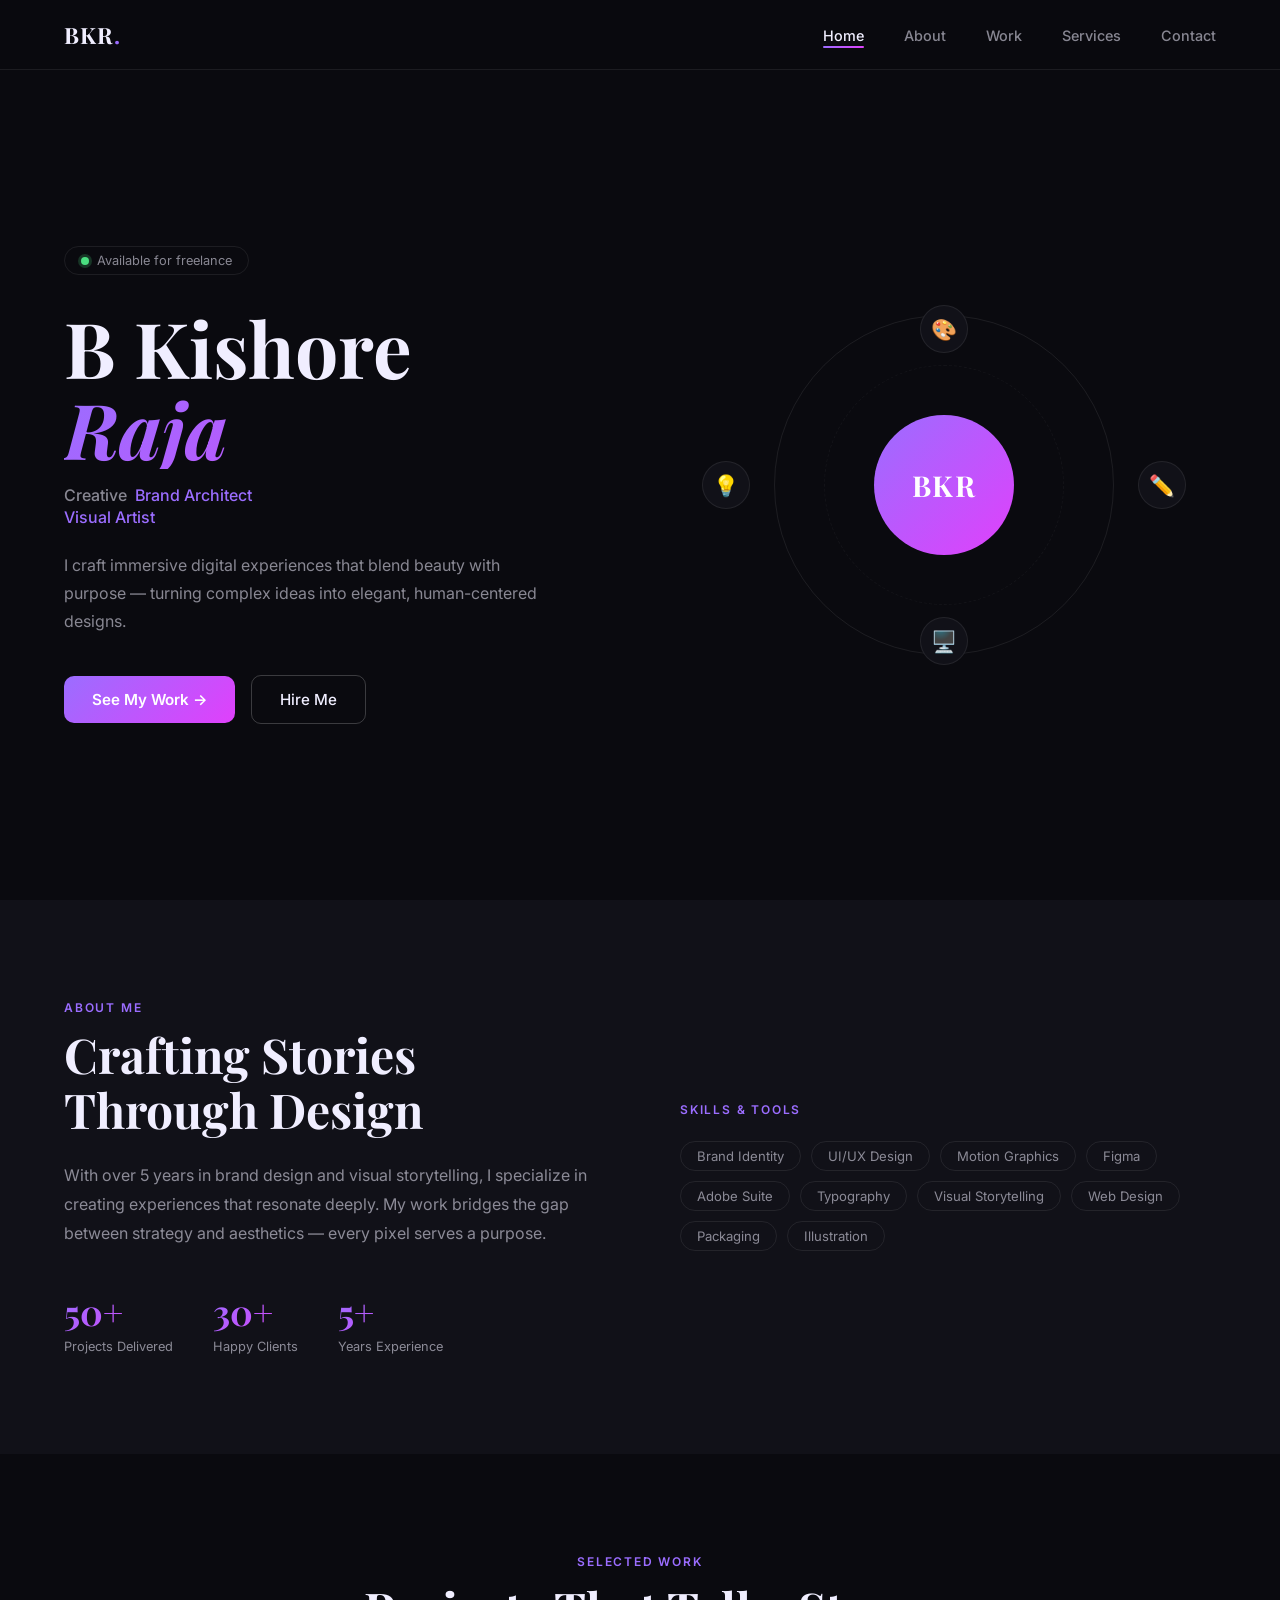
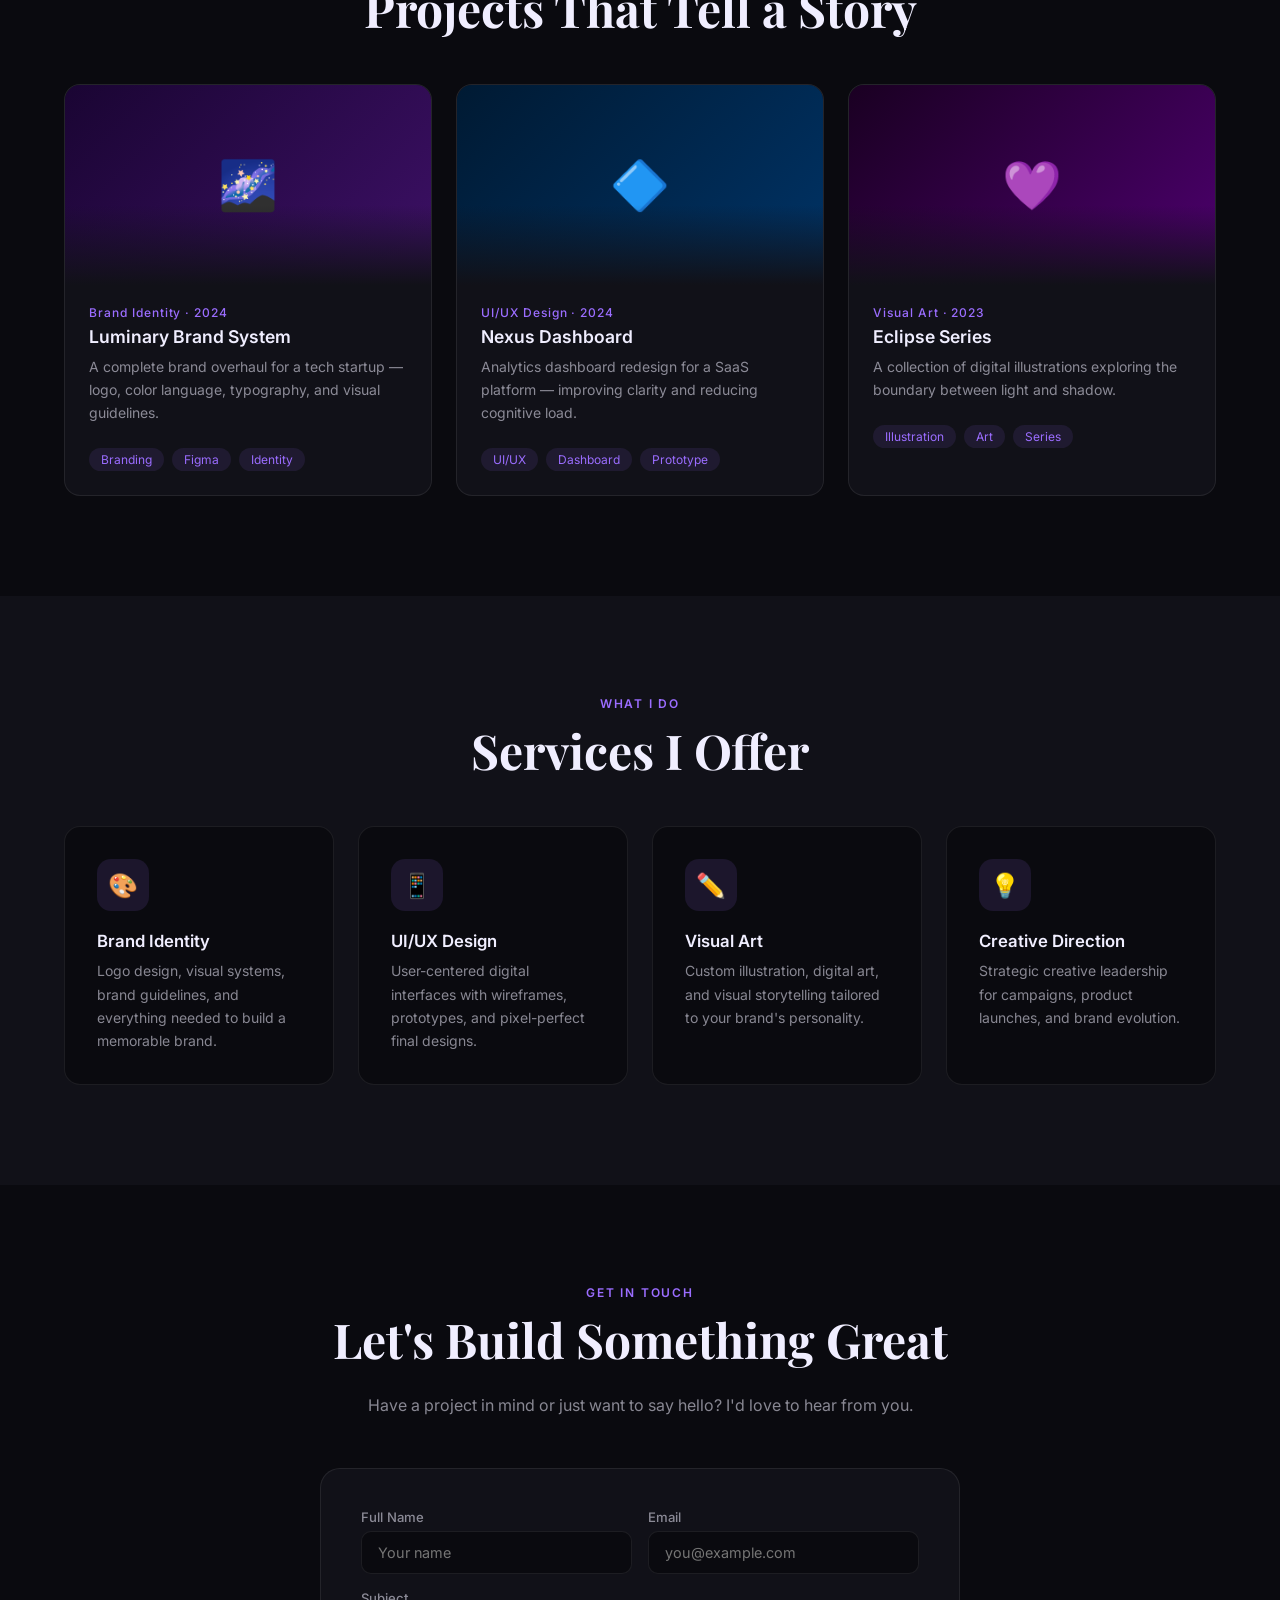
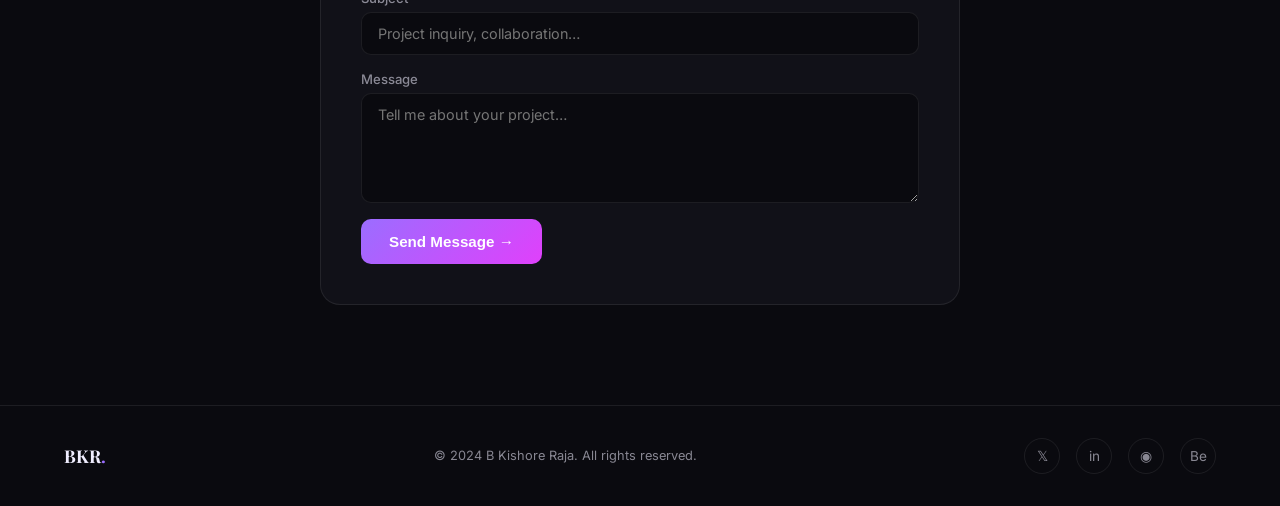
<file: index.html>
<!DOCTYPE html>
<html lang="en">
<head>
<meta charset="UTF-8">
<meta name="viewport" content="width=device-width, initial-scale=1.0">
<title>B Kishore Raja — Creative Brand Architect</title>
<link href="https://fonts.googleapis.com/css2?family=Playfair+Display:ital,wght@0,700;1,700&family=Inter:wght@300;400;500;600&display=swap" rel="stylesheet">
<style>
  *, *::before, *::after { margin: 0; padding: 0; box-sizing: border-box; }

  :root {
    --bg: #0a0a0f;
    --surface: #111118;
    --border: rgba(255,255,255,0.08);
    --text: #f0eeff;
    --muted: rgba(240,238,255,0.55);
    --purple: #9b6dff;
    --pink: #e040fb;
    --gradient: linear-gradient(135deg, #9b6dff 0%, #e040fb 100%);
    --nav-h: 70px;
  }

  html { scroll-behavior: smooth; }

  body {
    background: var(--bg);
    color: var(--text);
    font-family: 'Inter', sans-serif;
    overflow-x: hidden;
  }

  /* ── NAV ── */
  nav {
    position: fixed; top: 0; left: 0; right: 0; z-index: 100;
    height: var(--nav-h);
    display: flex; align-items: center; justify-content: space-between;
    padding: 0 5%;
    background: rgba(10,10,15,0.85);
    backdrop-filter: blur(12px);
    border-bottom: 1px solid var(--border);
  }

  .logo {
    font-family: 'Playfair Display', serif;
    font-size: 1.4rem;
    font-weight: 700;
    letter-spacing: 0.05em;
  }
  .logo span { color: var(--purple); }

  .nav-links { display: flex; gap: 2.5rem; list-style: none; }
  .nav-links a {
    text-decoration: none; color: var(--muted);
    font-size: 0.9rem; font-weight: 500;
    transition: color 0.25s;
    position: relative;
  }
  .nav-links a.active,
  .nav-links a:hover { color: var(--text); }
  .nav-links a.active::after {
    content: '';
    position: absolute; bottom: -4px; left: 0; right: 0; height: 2px;
    background: var(--gradient); border-radius: 2px;
  }

  /* ── HERO ── */
  #home {
    min-height: 100vh;
    display: flex; align-items: center;
    padding: var(--nav-h) 5% 0;
    position: relative; overflow: hidden;
  }

  .hero-grid {
    display: grid;
    grid-template-columns: 1fr 1fr;
    gap: 4rem;
    align-items: center;
    width: 100%; max-width: 1280px; margin: 0 auto;
  }

  .badge {
    display: inline-flex; align-items: center; gap: 8px;
    padding: 6px 16px;
    border: 1px solid var(--border);
    border-radius: 100px;
    font-size: 0.8rem; color: var(--muted);
    margin-bottom: 2rem;
  }
  .badge-dot {
    width: 8px; height: 8px; border-radius: 50%;
    background: #4ade80;
    box-shadow: 0 0 0 3px rgba(74,222,128,0.2);
    animation: pulse 2s infinite;
  }
  @keyframes pulse {
    0%,100% { box-shadow: 0 0 0 3px rgba(74,222,128,0.2); }
    50% { box-shadow: 0 0 0 6px rgba(74,222,128,0.05); }
  }

  .hero-title {
    font-family: 'Playfair Display', serif;
    line-height: 1.05;
    margin-bottom: 0.3rem;
  }
  .hero-title .name-first {
    font-size: clamp(3rem, 6vw, 5rem);
    display: block; color: var(--text);
  }
  .hero-title .name-last {
    font-size: clamp(3rem, 6vw, 5rem);
    display: block;
    font-style: italic;
    background: var(--gradient);
    -webkit-background-clip: text;
    -webkit-text-fill-color: transparent;
    background-clip: text;
  }

  .hero-roles {
    margin: 1rem 0 1.5rem;
    display: flex; flex-direction: column; gap: 2px;
  }
  .role-line {
    display: flex; align-items: center; gap: 8px;
    font-size: 1rem; font-weight: 500;
  }
  .role-line .prefix { color: var(--muted); }
  .role-label { color: var(--purple); }

  .hero-bio {
    color: var(--muted); font-size: 1rem; line-height: 1.75;
    max-width: 480px; margin-bottom: 2.5rem;
  }

  .cta-group { display: flex; gap: 1rem; align-items: center; flex-wrap: wrap; }

  .btn-primary {
    display: inline-flex; align-items: center; gap: 8px;
    padding: 14px 28px;
    background: var(--gradient); color: #fff;
    border: none; border-radius: 10px;
    font-size: 0.95rem; font-weight: 600; cursor: pointer;
    text-decoration: none;
    transition: opacity 0.2s, transform 0.2s;
  }
  .btn-primary:hover { opacity: 0.88; transform: translateY(-1px); }

  .btn-outline {
    display: inline-flex; align-items: center; gap: 8px;
    padding: 14px 28px;
    background: transparent; color: var(--text);
    border: 1px solid rgba(255,255,255,0.2); border-radius: 10px;
    font-size: 0.95rem; font-weight: 500; cursor: pointer;
    text-decoration: none;
    transition: border-color 0.2s, background 0.2s;
  }
  .btn-outline:hover { border-color: var(--purple); background: rgba(155,109,255,0.08); }

  /* ── HERO VISUAL ── */
  .hero-visual {
    display: flex; align-items: center; justify-content: center;
    position: relative; height: 420px;
  }

  .orbit-ring {
    position: absolute;
    border-radius: 50%;
    border: 1px solid var(--border);
  }
  .ring-1 { width: 340px; height: 340px; }
  .ring-2 { width: 240px; height: 240px; border-style: dashed; opacity: 0.5; }

  .avatar-core {
    width: 140px; height: 140px; border-radius: 50%;
    background: var(--gradient);
    display: flex; align-items: center; justify-content: center;
    position: relative; z-index: 2;
  }
  .avatar-core span {
    font-family: 'Playfair Display', serif;
    font-size: 1.8rem; font-weight: 700; color: #fff;
    letter-spacing: 0.05em;
  }

  .orbit-icon {
    position: absolute;
    width: 48px; height: 48px; border-radius: 50%;
    background: var(--surface);
    border: 1px solid var(--border);
    display: flex; align-items: center; justify-content: center;
    font-size: 1.3rem; z-index: 3;
  }
  .icon-top    { top: 30px;  left: 50%; transform: translateX(-50%); }
  .icon-right  { right: 30px; top: 50%; transform: translateY(-50%); }
  .icon-bottom { bottom: 30px; left: 50%; transform: translateX(-50%); }
  .icon-left   { left: 30px;  top: 50%; transform: translateY(-50%); }

  /* ── SECTION BASE ── */
  section { padding: 100px 5%; }
  .section-inner { max-width: 1280px; margin: 0 auto; }

  .eyebrow {
    font-size: 0.75rem; font-weight: 600; letter-spacing: 0.15em;
    text-transform: uppercase; color: var(--purple);
    margin-bottom: 12px;
  }
  .section-title {
    font-family: 'Playfair Display', serif;
    font-size: clamp(2rem, 4vw, 3rem);
    font-weight: 700; line-height: 1.15;
    margin-bottom: 1.5rem;
  }
  .section-body { color: var(--muted); font-size: 1rem; line-height: 1.8; max-width: 560px; }

  /* ── ABOUT ── */
  #about { background: var(--surface); }
  .about-grid { display: grid; grid-template-columns: 1fr 1fr; gap: 5rem; align-items: center; }

  .stat-row { display: flex; gap: 2.5rem; margin-top: 2.5rem; flex-wrap: wrap; }
  .stat { display: flex; flex-direction: column; gap: 4px; }
  .stat-num {
    font-family: 'Playfair Display', serif;
    font-size: 2.2rem; font-weight: 700;
    background: var(--gradient);
    -webkit-background-clip: text; -webkit-text-fill-color: transparent; background-clip: text;
  }
  .stat-label { font-size: 0.8rem; color: var(--muted); }

  .skill-tags { display: flex; flex-wrap: wrap; gap: 10px; margin-top: 1.5rem; }
  .tag {
    padding: 6px 16px;
    border: 1px solid var(--border);
    border-radius: 100px;
    font-size: 0.82rem; color: var(--muted);
    transition: border-color 0.2s, color 0.2s;
  }
  .tag:hover { border-color: var(--purple); color: var(--purple); }

  /* ── WORK ── */
  #work .projects-grid { display: grid; grid-template-columns: repeat(auto-fit, minmax(300px, 1fr)); gap: 1.5rem; margin-top: 3rem; }

  .project-card {
    background: var(--surface);
    border: 1px solid var(--border);
    border-radius: 16px; overflow: hidden;
    transition: border-color 0.25s, transform 0.25s;
  }
  .project-card:hover { border-color: rgba(155,109,255,0.4); transform: translateY(-4px); }

  .project-thumb {
    height: 200px;
    display: flex; align-items: center; justify-content: center;
    font-size: 3rem;
    position: relative; overflow: hidden;
  }
  .project-thumb::after {
    content: '';
    position: absolute; inset: 0;
    background: linear-gradient(to bottom, transparent 60%, var(--surface));
  }

  .thumb-1 { background: linear-gradient(135deg, #1a0533, #3d1066); }
  .thumb-2 { background: linear-gradient(135deg, #001a33, #003366); }
  .thumb-3 { background: linear-gradient(135deg, #1a0022, #4d006e); }

  .project-body { padding: 1.25rem 1.5rem 1.5rem; }
  .project-meta { font-size: 0.75rem; color: var(--purple); font-weight: 500; margin-bottom: 6px; letter-spacing: 0.08em; }
  .project-name { font-size: 1.1rem; font-weight: 600; margin-bottom: 8px; }
  .project-desc { font-size: 0.875rem; color: var(--muted); line-height: 1.65; }

  .project-footer {
    display: flex; gap: 8px; flex-wrap: wrap;
    padding: 0 1.5rem 1.5rem;
  }
  .chip {
    padding: 4px 12px;
    background: rgba(155,109,255,0.1);
    border-radius: 100px;
    font-size: 0.75rem; color: var(--purple);
  }

  /* ── SERVICES ── */
  #services { background: var(--surface); }
  .services-grid { display: grid; grid-template-columns: repeat(auto-fit, minmax(240px, 1fr)); gap: 1.5rem; margin-top: 3rem; }

  .service-card {
    background: var(--bg);
    border: 1px solid var(--border);
    border-radius: 16px; padding: 2rem;
    transition: border-color 0.25s;
  }
  .service-card:hover { border-color: rgba(155,109,255,0.35); }

  .service-icon {
    width: 52px; height: 52px; border-radius: 14px;
    background: rgba(155,109,255,0.12);
    display: flex; align-items: center; justify-content: center;
    font-size: 1.5rem; margin-bottom: 1.25rem;
  }
  .service-name { font-size: 1.05rem; font-weight: 600; margin-bottom: 8px; }
  .service-desc { font-size: 0.875rem; color: var(--muted); line-height: 1.65; }

  /* ── CONTACT ── */
  #contact { text-align: center; }
  .contact-inner { max-width: 640px; margin: 0 auto; }
  .contact-inner .section-body { margin: 0 auto 2.5rem; }

  .contact-card {
    background: var(--surface);
    border: 1px solid var(--border);
    border-radius: 20px; padding: 2.5rem;
    text-align: left; margin-top: 3rem;
  }
  .contact-card form { display: flex; flex-direction: column; gap: 1rem; }

  .field { display: flex; flex-direction: column; gap: 6px; }
  .field label { font-size: 0.82rem; color: var(--muted); font-weight: 500; }
  .field input, .field textarea {
    background: var(--bg);
    border: 1px solid var(--border);
    border-radius: 10px;
    color: var(--text); font-family: 'Inter', sans-serif; font-size: 0.9rem;
    padding: 12px 16px;
    outline: none; resize: vertical;
    transition: border-color 0.2s;
  }
  .field input:focus, .field textarea:focus { border-color: var(--purple); }
  .field textarea { min-height: 110px; }

  .form-row { display: grid; grid-template-columns: 1fr 1fr; gap: 1rem; }

  /* ── FOOTER ── */
  footer {
    padding: 2rem 5%;
    border-top: 1px solid var(--border);
    display: flex; justify-content: space-between; align-items: center;
    flex-wrap: wrap; gap: 1rem;
  }
  .footer-logo {
    font-family: 'Playfair Display', serif; font-size: 1.1rem; font-weight: 700;
  }
  .footer-logo span { color: var(--purple); }
  footer p { font-size: 0.8rem; color: var(--muted); }

  .social-links { display: flex; gap: 1rem; }
  .social-links a {
    width: 36px; height: 36px; border-radius: 50%;
    border: 1px solid var(--border);
    display: flex; align-items: center; justify-content: center;
    color: var(--muted); text-decoration: none; font-size: 0.85rem;
    transition: border-color 0.2s, color 0.2s;
  }
  .social-links a:hover { border-color: var(--purple); color: var(--purple); }

  /* ── RESPONSIVE ── */
  @media (max-width: 768px) {
    .hero-grid, .about-grid { grid-template-columns: 1fr; }
    .hero-visual { display: none; }
    .form-row { grid-template-columns: 1fr; }
    nav { padding: 0 1.2rem; }
    .nav-links { gap: 1.2rem; }
    section { padding: 70px 5%; }
  }

  /* ── SCROLL REVEAL ── */
  .reveal { opacity: 0; transform: translateY(30px); transition: opacity 0.6s ease, transform 0.6s ease; }
  .reveal.visible { opacity: 1; transform: none; }
</style>
</head>
<body>

<!-- NAV -->
<nav>
  <div class="logo">BKR<span>.</span></div>
  <ul class="nav-links">
    <li><a href="#home" class="active">Home</a></li>
    <li><a href="#about">About</a></li>
    <li><a href="#work">Work</a></li>
    <li><a href="#services">Services</a></li>
    <li><a href="#contact">Contact</a></li>
  </ul>
</nav>

<!-- HERO -->
<section id="home">
  <div class="hero-grid">
    <div class="hero-content">
      <div class="badge reveal">
        <span class="badge-dot"></span>
        Available for freelance
      </div>

      <h1 class="hero-title reveal">
        <span class="name-first">B Kishore</span>
        <span class="name-last">Raja</span>
      </h1>

      <div class="hero-roles reveal">
        <div class="role-line">
          <span class="prefix">Creative</span>
          <span class="role-label">Brand Architect</span>
        </div>
        <div class="role-line">
          <span class="role-label">Visual Artist</span>
        </div>
      </div>

      <p class="hero-bio reveal">
        I craft immersive digital experiences that blend beauty with purpose —
        turning complex ideas into elegant, human-centered designs.
      </p>

      <div class="cta-group reveal">
        <a href="#work" class="btn-primary">See My Work →</a>
        <a href="#contact" class="btn-outline">Hire Me</a>
      </div>
    </div>

    <div class="hero-visual reveal">
      <div class="orbit-ring ring-1"></div>
      <div class="orbit-ring ring-2"></div>
      <div class="avatar-core"><span>BKR</span></div>
      <div class="orbit-icon icon-top">🎨</div>
      <div class="orbit-icon icon-right">✏️</div>
      <div class="orbit-icon icon-bottom">🖥️</div>
      <div class="orbit-icon icon-left">💡</div>
    </div>
  </div>
</section>

<!-- ABOUT -->
<section id="about">
  <div class="section-inner about-grid">
    <div class="reveal">
      <p class="eyebrow">About Me</p>
      <h2 class="section-title">Crafting Stories Through Design</h2>
      <p class="section-body">
        With over 5 years in brand design and visual storytelling, I specialize in creating experiences that resonate deeply. My work bridges the gap between strategy and aesthetics — every pixel serves a purpose.
      </p>
      <div class="stat-row">
        <div class="stat"><span class="stat-num">50+</span><span class="stat-label">Projects Delivered</span></div>
        <div class="stat"><span class="stat-num">30+</span><span class="stat-label">Happy Clients</span></div>
        <div class="stat"><span class="stat-num">5+</span><span class="stat-label">Years Experience</span></div>
      </div>
    </div>
    <div class="reveal">
      <p class="eyebrow">Skills & Tools</p>
      <div class="skill-tags">
        <span class="tag">Brand Identity</span>
        <span class="tag">UI/UX Design</span>
        <span class="tag">Motion Graphics</span>
        <span class="tag">Figma</span>
        <span class="tag">Adobe Suite</span>
        <span class="tag">Typography</span>
        <span class="tag">Visual Storytelling</span>
        <span class="tag">Web Design</span>
        <span class="tag">Packaging</span>
        <span class="tag">Illustration</span>
      </div>
    </div>
  </div>
</section>

<!-- WORK -->
<section id="work">
  <div class="section-inner">
    <div class="reveal" style="text-align:center; margin-bottom: 1rem;">
      <p class="eyebrow">Selected Work</p>
      <h2 class="section-title">Projects That Tell a Story</h2>
    </div>
    <div class="projects-grid">
      <div class="project-card reveal">
        <div class="project-thumb thumb-1">🌌</div>
        <div class="project-body">
          <p class="project-meta">Brand Identity · 2024</p>
          <h3 class="project-name">Luminary Brand System</h3>
          <p class="project-desc">A complete brand overhaul for a tech startup — logo, color language, typography, and visual guidelines.</p>
        </div>
        <div class="project-footer">
          <span class="chip">Branding</span>
          <span class="chip">Figma</span>
          <span class="chip">Identity</span>
        </div>
      </div>

      <div class="project-card reveal">
        <div class="project-thumb thumb-2">🔷</div>
        <div class="project-body">
          <p class="project-meta">UI/UX Design · 2024</p>
          <h3 class="project-name">Nexus Dashboard</h3>
          <p class="project-desc">Analytics dashboard redesign for a SaaS platform — improving clarity and reducing cognitive load.</p>
        </div>
        <div class="project-footer">
          <span class="chip">UI/UX</span>
          <span class="chip">Dashboard</span>
          <span class="chip">Prototype</span>
        </div>
      </div>

      <div class="project-card reveal">
        <div class="project-thumb thumb-3">💜</div>
        <div class="project-body">
          <p class="project-meta">Visual Art · 2023</p>
          <h3 class="project-name">Eclipse Series</h3>
          <p class="project-desc">A collection of digital illustrations exploring the boundary between light and shadow.</p>
        </div>
        <div class="project-footer">
          <span class="chip">Illustration</span>
          <span class="chip">Art</span>
          <span class="chip">Series</span>
        </div>
      </div>
    </div>
  </div>
</section>

<!-- SERVICES -->
<section id="services">
  <div class="section-inner">
    <div class="reveal" style="text-align:center; margin-bottom: 1rem;">
      <p class="eyebrow">What I Do</p>
      <h2 class="section-title">Services I Offer</h2>
    </div>
    <div class="services-grid">
      <div class="service-card reveal">
        <div class="service-icon">🎨</div>
        <h3 class="service-name">Brand Identity</h3>
        <p class="service-desc">Logo design, visual systems, brand guidelines, and everything needed to build a memorable brand.</p>
      </div>
      <div class="service-card reveal">
        <div class="service-icon">📱</div>
        <h3 class="service-name">UI/UX Design</h3>
        <p class="service-desc">User-centered digital interfaces with wireframes, prototypes, and pixel-perfect final designs.</p>
      </div>
      <div class="service-card reveal">
        <div class="service-icon">✏️</div>
        <h3 class="service-name">Visual Art</h3>
        <p class="service-desc">Custom illustration, digital art, and visual storytelling tailored to your brand's personality.</p>
      </div>
      <div class="service-card reveal">
        <div class="service-icon">💡</div>
        <h3 class="service-name">Creative Direction</h3>
        <p class="service-desc">Strategic creative leadership for campaigns, product launches, and brand evolution.</p>
      </div>
    </div>
  </div>
</section>

<!-- CONTACT -->
<section id="contact">
  <div class="contact-inner">
    <div class="reveal">
      <p class="eyebrow">Get in Touch</p>
      <h2 class="section-title">Let's Build Something Great</h2>
      <p class="section-body">Have a project in mind or just want to say hello? I'd love to hear from you.</p>
    </div>
    <div class="contact-card reveal">
      <form onsubmit="handleSubmit(event)">
        <div class="form-row">
          <div class="field">
            <label for="name">Full Name</label>
            <input type="text" id="name" placeholder="Your name" required>
          </div>
          <div class="field">
            <label for="email">Email</label>
            <input type="email" id="email" placeholder="you@example.com" required>
          </div>
        </div>
        <div class="field">
          <label for="subject">Subject</label>
          <input type="text" id="subject" placeholder="Project inquiry, collaboration…">
        </div>
        <div class="field">
          <label for="message">Message</label>
          <textarea id="message" placeholder="Tell me about your project…" required></textarea>
        </div>
        <button type="submit" class="btn-primary" style="align-self:flex-start">Send Message →</button>
      </form>
    </div>
  </div>
</section>

<!-- FOOTER -->
<footer>
  <div class="footer-logo">BKR<span>.</span></div>
  <p>© 2024 B Kishore Raja. All rights reserved.</p>
  <div class="social-links">
    <a href="#" title="Twitter">𝕏</a>
    <a href="#" title="LinkedIn">in</a>
    <a href="#" title="Dribbble">◉</a>
    <a href="#" title="Behance">Be</a>
  </div>
</footer>

<script>
  /* Scroll reveal */
  const observer = new IntersectionObserver(entries => {
    entries.forEach(e => {
      if (e.isIntersecting) { e.target.classList.add('visible'); observer.unobserve(e.target); }
    });
  }, { threshold: 0.12 });
  document.querySelectorAll('.reveal').forEach(el => observer.observe(el));

  /* Active nav */
  const sections = document.querySelectorAll('section[id]');
  const navLinks = document.querySelectorAll('.nav-links a');
  window.addEventListener('scroll', () => {
    let cur = '';
    sections.forEach(s => { if (window.scrollY >= s.offsetTop - 120) cur = s.id; });
    navLinks.forEach(a => {
      a.classList.toggle('active', a.getAttribute('href') === '#' + cur);
    });
  });

  /* Form submit */
  function handleSubmit(e) {
    e.preventDefault();
    const btn = e.target.querySelector('button[type=submit]');
    btn.textContent = 'Sent! ✓';
    btn.style.background = 'linear-gradient(135deg,#4ade80,#22c55e)';
    setTimeout(() => { btn.textContent = 'Send Message →'; btn.style.background = ''; e.target.reset(); }, 3000);
  }
</script>
</body>
</html>
</file>
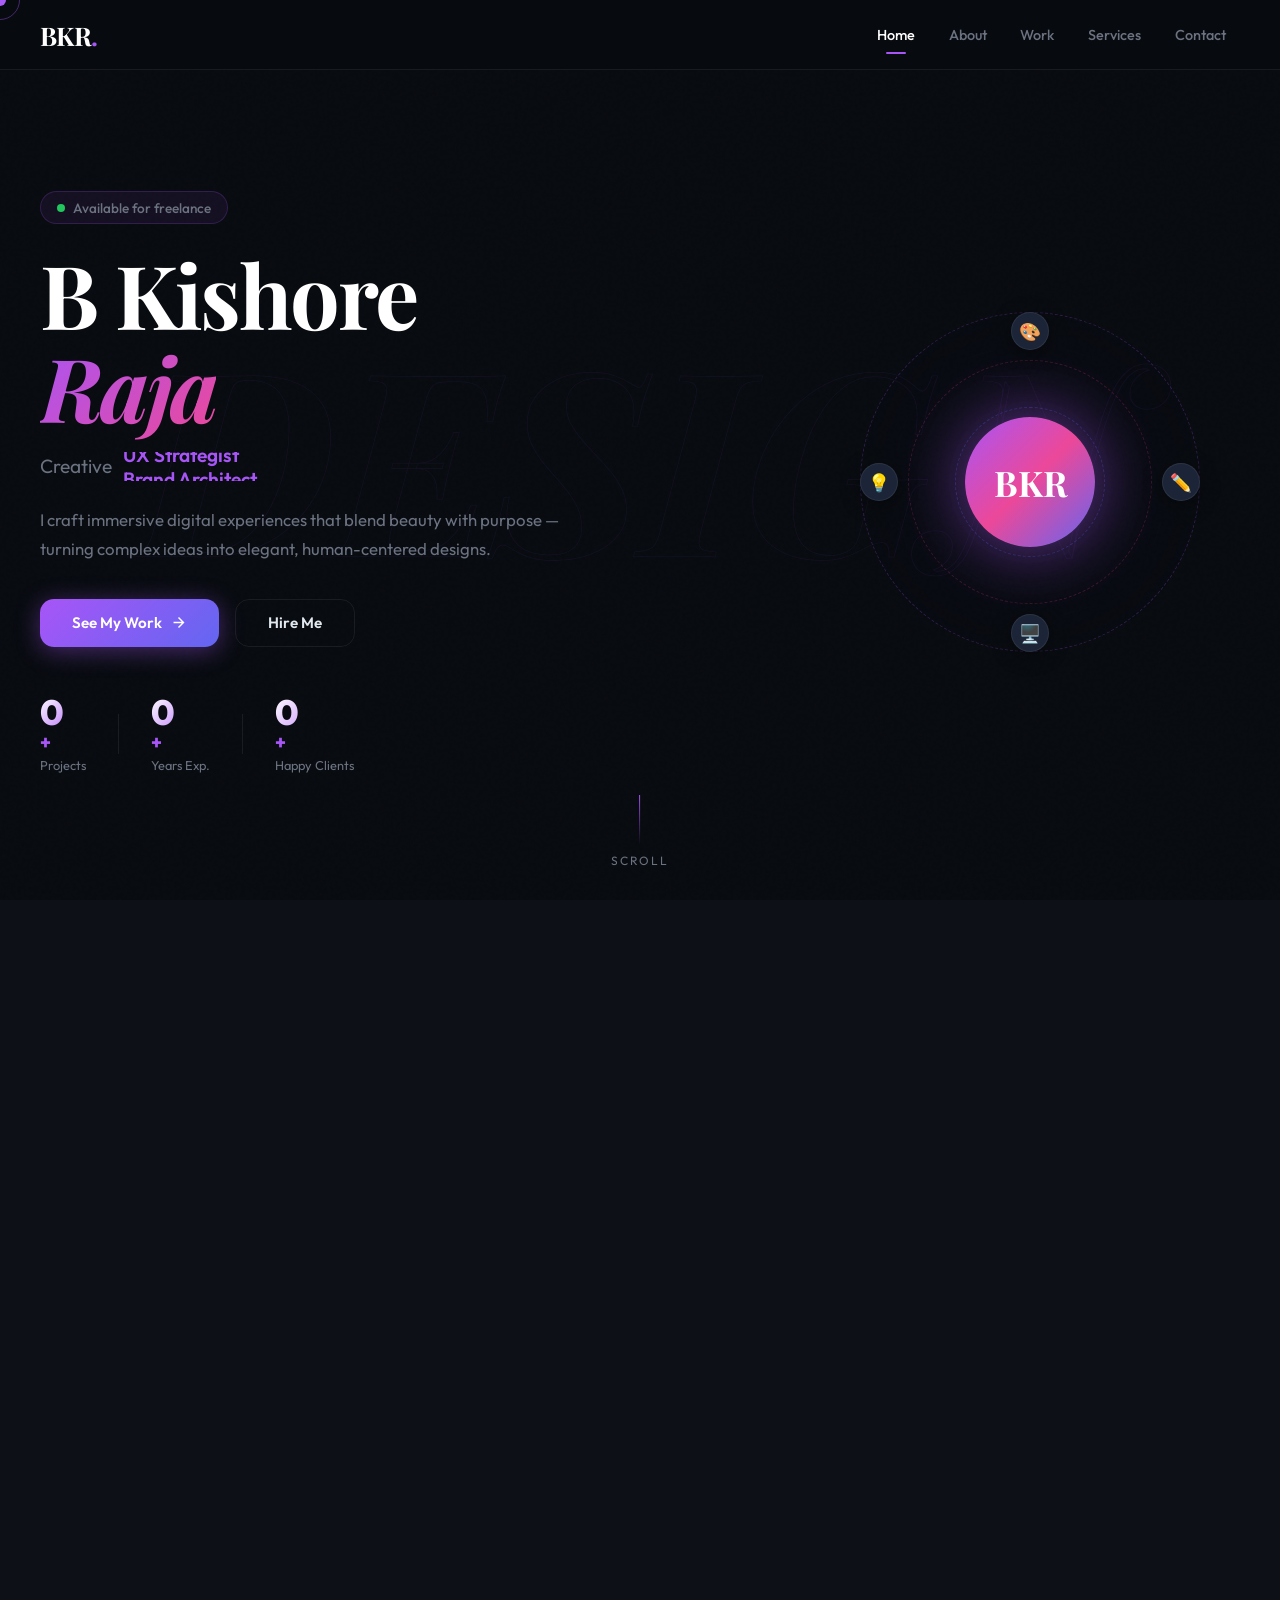
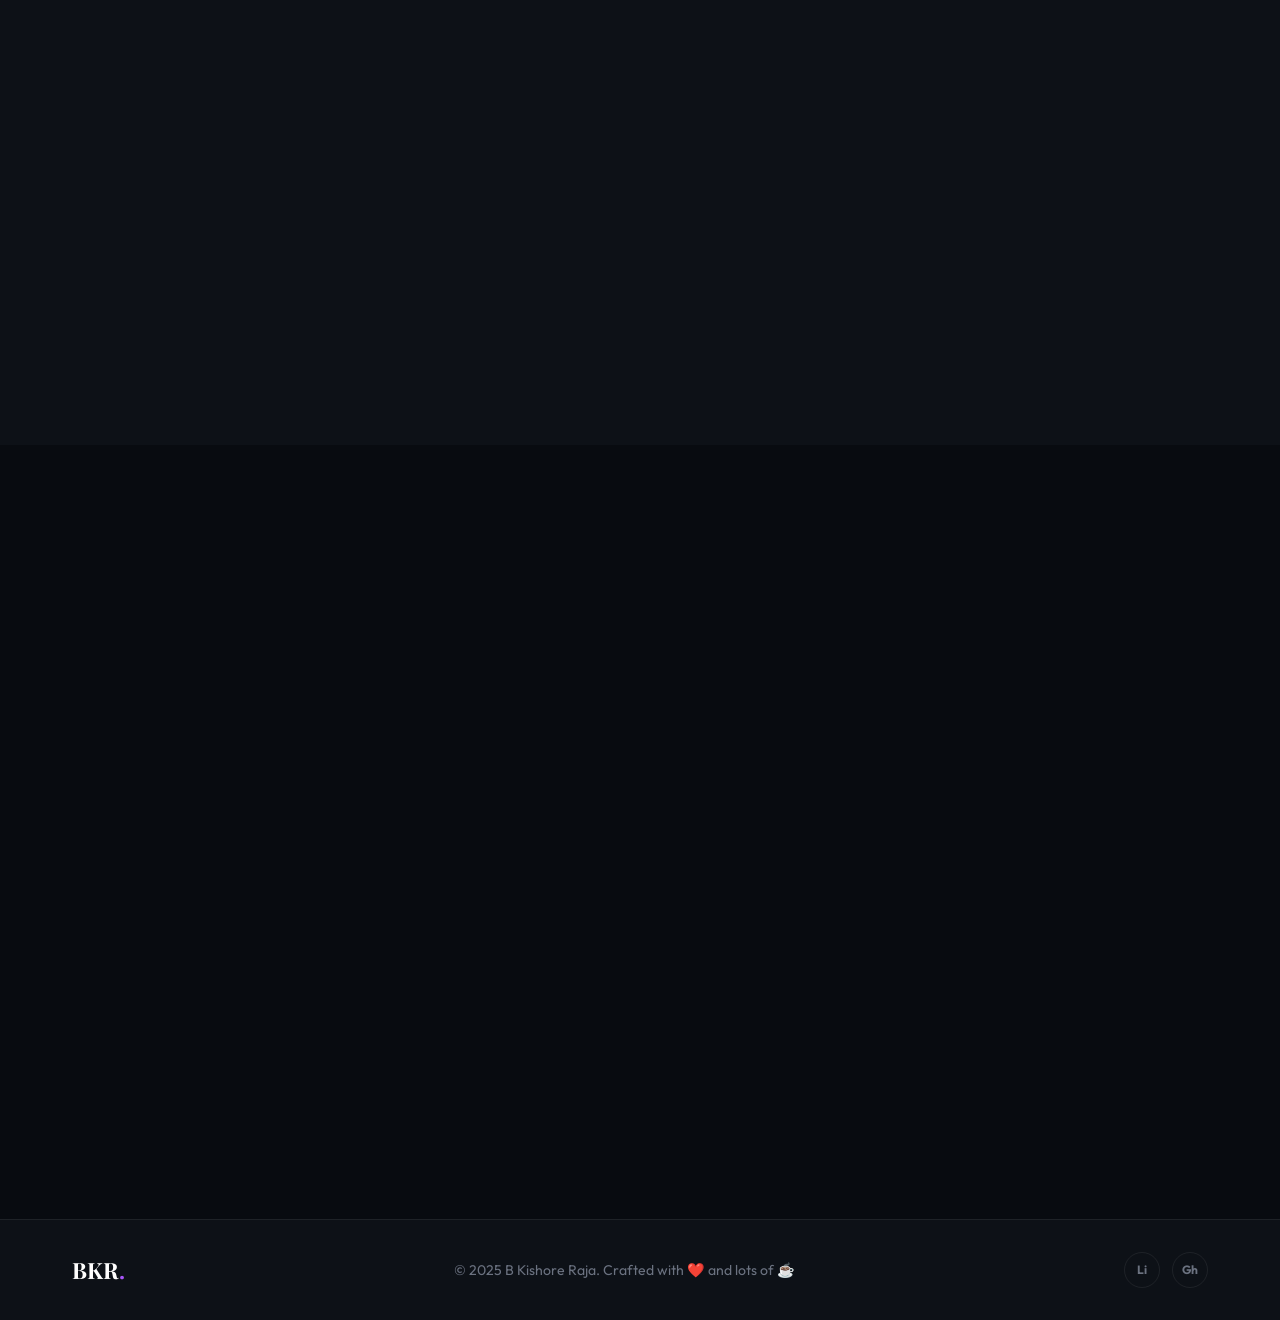
<file: index1.html>
<!DOCTYPE html>
<html lang="en">
<head>
  <meta charset="UTF-8" />
  <meta name="viewport" content="width=device-width, initial-scale=1.0" />
  <title>B Kishore Raja | Designer Portfolio</title>
  <meta name="description" content="B Kishore Raja – Creative Designer. Crafting beautiful digital experiences through art, design, and innovation." />
  <link rel="preconnect" href="https://fonts.googleapis.com" />
  <link rel="preconnect" href="https://fonts.gstatic.com" crossorigin />
  <link href="https://fonts.googleapis.com/css2?family=Outfit:wght@300;400;500;600;700;800;900&family=Playfair+Display:ital,wght@0,700;1,700&family=JetBrains+Mono:wght@400;500&display=swap" rel="stylesheet" />
  <link rel="stylesheet" href="style.css" />
</head>
<body>

  <!-- ===== NOISE OVERLAY ===== -->
  <div class="noise-overlay"></div>

  <!-- ===== CURSOR ===== -->
  <div class="cursor" id="cursor"></div>
  <div class="cursor-glow" id="cursor-glow"></div>

  <!-- ===== CANVAS BG ===== -->
  <canvas id="bg-canvas"></canvas>

  <!-- ============================================================
       PORTFOLIO
  ============================================================ -->
  <div class="portfolio" id="portfolio">

    <!-- NAVBAR -->
    <nav class="navbar" id="navbar">
      <div class="nav-logo">BKR<span class="nav-dot">.</span></div>
      <ul class="nav-links" id="nav-links">
        <li><a href="#hero" class="nav-link active">Home</a></li>
        <li><a href="#about" class="nav-link">About</a></li>
        <li><a href="#work" class="nav-link">Work</a></li>
        <li><a href="#services" class="nav-link">Services</a></li>
        <li><a href="#contact" class="nav-link">Contact</a></li>
      </ul>

      <button class="nav-toggle" id="nav-toggle" aria-label="Toggle nav">
        <span></span><span></span><span></span>
      </button>
    </nav>

    <!-- HERO -->
    <section class="hero-section" id="hero">
      <div class="hero-bg-text">DESIGN</div>
      <div class="hero-content">
        <div class="hero-label">
          <span class="pulse-dot"></span> Available for freelance
        </div>
        <h1 class="hero-name">
          <span class="line">B Kishore</span>
          <span class="line accent-line"><em>Raja</em></span>
        </h1>
        <div class="hero-role">
          <span>Creative</span>
          <div class="role-slider" id="role-slider">
            <span class="role-word">UI Designer</span>
            <span class="role-word">UX Strategist</span>
            <span class="role-word">Brand Architect</span>
            <span class="role-word">Visual Artist</span>
          </div>
        </div>
        <p class="hero-desc">
          I craft immersive digital experiences that blend beauty with purpose —
          turning complex ideas into elegant, human-centered designs.
        </p>
        <div class="hero-actions">
          <a href="#work" class="cta-primary" id="see-work-cta">
            See My Work
            <svg viewBox="0 0 24 24" fill="none" stroke="currentColor" stroke-width="2"><path d="M5 12h14M12 5l7 7-7 7"/></svg>
          </a>
          <a href="#contact" class="cta-secondary" id="hire-cta">Hire Me</a>
        </div>
        <div class="hero-stats">
          <div class="h-stat"><span class="h-num" data-target="50">0</span><span>+</span><small>Projects</small></div>
          <div class="h-divider"></div>
          <div class="h-stat"><span class="h-num" data-target="3">0</span><span>+</span><small>Years Exp.</small></div>
          <div class="h-divider"></div>
          <div class="h-stat"><span class="h-num" data-target="30">0</span><span>+</span><small>Happy Clients</small></div>
        </div>
      </div>
      <div class="hero-visual-wrap">
        <div class="avatar-orbit" id="hero-avatar">
          <div class="orbit-ring r1"></div>
          <div class="orbit-ring r2"></div>
          <div class="orbit-ring r3"></div>
          <div class="orbit-dot d1">🎨</div>
          <div class="orbit-dot d2">✏️</div>
          <div class="orbit-dot d3">🖥️</div>
          <div class="orbit-dot d4">💡</div>
          <div class="avatar-core">
            <span>BKR</span>
          </div>
        </div>
      </div>
      <div class="scroll-hint">
        <div class="scroll-line"></div>
        <span>scroll</span>
      </div>
    </section>

    <!-- ABOUT -->
    <section class="about-section" id="about">
      <div class="container">
        <div class="section-tag fade-in">about me</div>
        <div class="about-grid">
          <div class="about-left fade-in">
            <h2 class="sec-title">Designing the future,<br/><span class="accent">one pixel</span> at a time.</h2>
            <p class="about-para">
              Hey! I'm <strong>B Kishore Raja</strong>, a passionate UI/UX Designer from India 🇮🇳.
              I believe that great design is invisible — it just works, feels right, and makes people's
              lives better without them even noticing.
            </p>
            <p class="about-para">
              With a sharp eye for detail and a deep love for aesthetics, I transform wireframes
              into pixel-perfect interfaces. I blend creativity with user psychology to build
              designs that truly connect.
            </p>
            <div class="about-badges">
              <span class="badge">🎯 User-Centered</span>
              <span class="badge">🎨 Figma Expert</span>
              <span class="badge">💡 Creative Direction</span>
              <span class="badge">🔥 Dark UI Specialist</span>
              <span class="badge">📐 Design Systems</span>
            </div>
          </div>
          <div class="about-right fade-in">
            <div class="skills-visual">
              <div class="skill-bar-item">
                <div class="sb-info"><span>UI Design</span><span>95%</span></div>
                <div class="sb-track"><div class="sb-fill" data-width="95"></div></div>
              </div>
              <div class="skill-bar-item">
                <div class="sb-info"><span>UX Research</span><span>88%</span></div>
                <div class="sb-track"><div class="sb-fill" data-width="88"></div></div>
              </div>
              <div class="skill-bar-item">
                <div class="sb-info"><span>Figma / Adobe XD</span><span>92%</span></div>
                <div class="sb-track"><div class="sb-fill" data-width="92"></div></div>
              </div>
              <div class="skill-bar-item">
                <div class="sb-info"><span>Brand Identity</span><span>85%</span></div>
                <div class="sb-track"><div class="sb-fill" data-width="85"></div></div>
              </div>
              <div class="skill-bar-item">
                <div class="sb-info"><span>Motion Design</span><span>78%</span></div>
                <div class="sb-track"><div class="sb-fill" data-width="78"></div></div>
              </div>
              <div class="skill-bar-item">
                <div class="sb-info"><span>Prototyping</span><span>90%</span></div>
                <div class="sb-track"><div class="sb-fill" data-width="90"></div></div>
              </div>
            </div>
          </div>
        </div>
      </div>
    </section>

    <!-- WORK / PROJECTS -->
    <section class="work-section" id="work">
      <div class="container">
        <div class="section-tag fade-in">selected work</div>
        <h2 class="sec-title fade-in">Projects that <span class="accent">speak</span>.</h2>

        <div class="work-filters fade-in">
          <button class="filter-btn active" data-filter="all">All</button>
          <button class="filter-btn" data-filter="ui">UI Design</button>
          <button class="filter-btn" data-filter="brand">Branding</button>
          <button class="filter-btn" data-filter="ux">UX</button>
        </div>

        <div class="work-grid">
          <div class="work-card big fade-in" data-cat="ui" id="proj-1">
            <div class="wc-bg" style="background: linear-gradient(135deg,#7c3aed,#4f46e5)"></div>
            <div class="wc-content">
              <div class="wc-tag">UI Design</div>
              <h3>FinTech Dashboard</h3>
              <p>A next-gen financial analytics platform with immersive dark UI, real-time data viz, and seamless UX flows.</p>
              <div class="wc-footer">
                <span class="wc-tools">Figma · Principle</span>
                <a href="#" class="wc-arrow">→</a>
              </div>
            </div>
            <div class="wc-mockup">📊</div>
          </div>

          <div class="work-card fade-in" data-cat="brand" id="proj-2">
            <div class="wc-bg" style="background: linear-gradient(135deg,#db2777,#9333ea)"></div>
            <div class="wc-content">
              <div class="wc-tag">Branding</div>
              <h3>Luxe Brand Identity</h3>
              <p>Full brand system for a luxury lifestyle brand — logo, palette, typography, and guidelines.</p>
              <div class="wc-footer">
                <span class="wc-tools">Illustrator · Photoshop</span>
                <a href="#" class="wc-arrow">→</a>
              </div>
            </div>
            <div class="wc-mockup">✨</div>
          </div>

          <div class="work-card fade-in" data-cat="ux" id="proj-3">
            <div class="wc-bg" style="background: linear-gradient(135deg,#0ea5e9,#06b6d4)"></div>
            <div class="wc-content">
              <div class="wc-tag">UX Design</div>
              <h3>Health App Redesign</h3>
              <p>End-to-end UX overhaul — user research, journey maps, wireframes to a polished final product.</p>
              <div class="wc-footer">
                <span class="wc-tools">Figma · Maze</span>
                <a href="#" class="wc-arrow">→</a>
              </div>
            </div>
            <div class="wc-mockup">🏥</div>
          </div>

          <div class="work-card fade-in" data-cat="ui" id="proj-4">
            <div class="wc-bg" style="background: linear-gradient(135deg,#f59e0b,#ef4444)"></div>
            <div class="wc-content">
              <div class="wc-tag">UI Design</div>
              <h3>E-Learning Platform</h3>
              <p>Modern, engaging learning platform design with gamification, progress tracking, and dark UI.</p>
              <div class="wc-footer">
                <span class="wc-tools">Figma · After Effects</span>
                <a href="#" class="wc-arrow">→</a>
              </div>
            </div>
            <div class="wc-mockup">📚</div>
          </div>

          <div class="work-card fade-in" data-cat="brand" id="proj-5">
            <div class="wc-bg" style="background: linear-gradient(135deg,#10b981,#3b82f6)"></div>
            <div class="wc-content">
              <div class="wc-tag">Branding</div>
              <h3>Startup Visual Identity</h3>
              <p>Bold and minimal brand identity for a tech startup — crafted to stand out in a crowded market.</p>
              <div class="wc-footer">
                <span class="wc-tools">Illustrator · Figma</span>
                <a href="#" class="wc-arrow">→</a>
              </div>
            </div>
            <div class="wc-mockup">🚀</div>
          </div>

          <div class="work-card big fade-in" data-cat="ux" id="proj-6">
            <div class="wc-bg" style="background: linear-gradient(135deg,#6366f1,#ec4899)"></div>
            <div class="wc-content">
              <div class="wc-tag">UX + UI</div>
              <h3>Social Media App</h3>
              <p>From zero to launch — complete UX strategy, high-fidelity UI, and interactive prototype for a social platform that connects creatives worldwide.</p>
              <div class="wc-footer">
                <span class="wc-tools">Figma · Protopie · Lottie</span>
                <a href="#" class="wc-arrow">→</a>
              </div>
            </div>
            <div class="wc-mockup">🌐</div>
          </div>
        </div>
      </div>
    </section>

    <!-- SERVICES -->
    <section class="services-section" id="services">
      <div class="container">
        <div class="section-tag fade-in">what i do</div>
        <h2 class="sec-title fade-in">Services I <span class="accent">offer</span>.</h2>
        <div class="services-grid">
          <div class="service-card fade-in" id="svc-1">
            <div class="svc-icon">🎨</div>
            <h3>UI Design</h3>
            <p>Pixel-perfect, visually stunning interfaces that captivate users and reinforce your brand identity.</p>
            <ul class="svc-list">
              <li>App & Web UI</li>
              <li>Design Systems</li>
              <li>Dark Mode UI</li>
            </ul>
          </div>
          <div class="service-card fade-in" id="svc-2">
            <div class="svc-icon">🔍</div>
            <h3>UX Research</h3>
            <p>Deep user research, journey mapping, and usability testing to design with empathy and precision.</p>
            <ul class="svc-list">
              <li>User Interviews</li>
              <li>Usability Testing</li>
              <li>Journey Mapping</li>
            </ul>
          </div>
          <div class="service-card fade-in" id="svc-3">
            <div class="svc-icon">🏷️</div>
            <h3>Brand Identity</h3>
            <p>Cohesive brand systems — from logo creation to full visual guidelines that tell your story.</p>
            <ul class="svc-list">
              <li>Logo Design</li>
              <li>Brand Guidelines</li>
              <li>Visual Language</li>
            </ul>
          </div>
          <div class="service-card fade-in" id="svc-4">
            <div class="svc-icon">⚡</div>
            <h3>Prototyping</h3>
            <p>Interactive, clickable prototypes that communicate your vision clearly to stakeholders and developers.</p>
            <ul class="svc-list">
              <li>Figma Prototypes</li>
              <li>Micro-animations</li>
              <li>User Flows</li>
            </ul>
          </div>
        </div>
      </div>
    </section>

    <!-- CONTACT -->
    <section class="contact-section" id="contact">
      <div class="container">
        <div class="section-tag fade-in">get in touch</div>
        <div class="contact-wrap fade-in">
          <div class="contact-left">
            <h2 class="sec-title">Let's create something<br/><span class="accent">amazing</span> together.</h2>
            <p class="contact-para">Have a project in mind? Looking for a designer to bring your vision to life? I'm just a message away!</p>
            <div class="contact-links">
              <a href="mailto:vairaikishore123@gmail.com" class="c-link" id="email-link">
                <span class="c-link-icon">📧</span>
                <span>vairaikishore123@gmail.com</span>
              </a>
              <a href="https://www.linkedin.com/in/kishore-raja-4591622b1" target="_blank" rel="noopener noreferrer" class="c-link" id="linkedin-c-link">
                <span class="c-link-icon">💼</span>
                <span>linkedin.com/in/kishore-raja-4591622b1</span>
              </a>
              <a href="https://github.com/kishore123-max" target="_blank" rel="noopener noreferrer" class="c-link" id="github-c-link">
                <span class="c-link-icon">🐙</span>
                <span>github.com/kishore123-max</span>
              </a>
            </div>
          </div>
          <form class="contact-form" id="contact-form">
            <div class="cf-group">
              <input type="text" id="cf-name" placeholder=" " required />
              <label for="cf-name">Your Name</label>
            </div>
            <div class="cf-group">
              <input type="email" id="cf-email" placeholder=" " required />
              <label for="cf-email">Email Address</label>
            </div>
            <div class="cf-group">
              <select id="cf-service">
                <option value="">Select a service</option>
                <option>UI Design</option>
                <option>UX Research</option>
                <option>Brand Identity</option>
                <option>Prototyping</option>
                <option>Other</option>
              </select>
            </div>
            <div class="cf-group">
              <textarea id="cf-message" placeholder=" " rows="4" required></textarea>
              <label for="cf-message">Your Message</label>
            </div>
            <button type="submit" class="cf-submit" id="cf-submit-btn">
              <span>Send Message</span>
              <svg viewBox="0 0 24 24" fill="none" stroke="currentColor" stroke-width="2"><path d="M22 2L11 13M22 2l-7 20-4-9-9-4 20-7z"/></svg>
            </button>
            <div class="cf-success" id="cf-success">✅ Message sent! I'll reply within 24 hours.</div>
          </form>
        </div>
      </div>
    </section>

    <!-- FOOTER -->
    <footer class="site-footer">
      <div class="container">
        <div class="footer-inner">
          <div class="footer-logo">BKR<span class="nav-dot">.</span></div>
          <p class="footer-copy">© 2025 B Kishore Raja. Crafted with ❤️ and lots of ☕</p>
          <div class="footer-socials">
            <a href="https://www.linkedin.com/in/kishore-raja-4591622b1" target="_blank" rel="noopener noreferrer" id="f-linkedin" aria-label="LinkedIn">Li</a>
            <a href="https://github.com/kishore123-max" target="_blank" rel="noopener noreferrer" id="f-github" aria-label="GitHub">Gh</a>
          </div>
        </div>
      </div>
    </footer>

  </div><!-- end .portfolio -->

  <script src="script.js"></script>
</body>
</html>
</file>
<file: style.css>
/* ============================================================
   ROOT & RESET
============================================================ */
*, *::before, *::after { margin: 0; padding: 0; box-sizing: border-box; }

:root {
  --bg:        #080b10;
  --bg2:       #0d1117;
  --bg3:       #111827;
  --surface:   #141b27;
  --surface2:  #1c2537;
  --border:    rgba(255,255,255,0.07);
  --accent:    #a855f7;
  --accent2:   #ec4899;
  --accent3:   #6366f1;
  --text:      #e2e8f0;
  --text-muted:#6b7280;
  --text-dim:  #374151;
  --gold:      #f59e0b;

  --font-main: 'Outfit', sans-serif;
  --font-serif:'Playfair Display', serif;
  --font-mono: 'JetBrains Mono', monospace;

  --radius:    14px;
  --radius-lg: 24px;
  --glow:      0 0 40px rgba(168,85,247,0.25);
  --shadow:    0 25px 60px rgba(0,0,0,0.5);
}

html { scroll-behavior: smooth; font-size: 16px; }

body {
  font-family: var(--font-main);
  background: var(--bg);
  color: var(--text);
  overflow-x: hidden;
  cursor: none;
}

::selection { background: rgba(168,85,247,0.3); color: #fff; }

::-webkit-scrollbar { width: 5px; }
::-webkit-scrollbar-track { background: var(--bg); }
::-webkit-scrollbar-thumb { background: var(--accent); border-radius: 99px; }

/* ============================================================
   NOISE + CANVAS BG
============================================================ */
.noise-overlay {
  position: fixed; inset: 0; z-index: 0; pointer-events: none;
  background-image: url("data:image/svg+xml,%3Csvg viewBox='0 0 256 256' xmlns='http://www.w3.org/2000/svg'%3E%3Cfilter id='noise'%3E%3CfeTurbulence type='fractalNoise' baseFrequency='0.9' numOctaves='4' stitchTiles='stitch'/%3E%3C/filter%3E%3Crect width='100%25' height='100%25' filter='url(%23noise)' opacity='0.035'/%3E%3C/svg%3E");
  opacity: 0.4;
}

#bg-canvas {
  position: fixed; inset: 0; z-index: 0; pointer-events: none;
  width: 100%; height: 100%;
}

/* ============================================================
   CURSOR
============================================================ */
.cursor {
  position: fixed; width: 12px; height: 12px;
  background: var(--accent); border-radius: 50%;
  pointer-events: none; z-index: 9999;
  transform: translate(-50%,-50%);
  transition: transform 0.1s, width 0.2s, height 0.2s, background 0.2s;
  mix-blend-mode: screen;
}
.cursor-glow {
  position: fixed; width: 40px; height: 40px;
  border: 1px solid rgba(168,85,247,0.4); border-radius: 50%;
  pointer-events: none; z-index: 9998;
  transform: translate(-50%,-50%);
  transition: all 0.15s ease;
}
body:hover .cursor { transform: translate(-50%,-50%) scale(1); }
a:hover ~ .cursor, button:hover ~ .cursor { width: 20px; height: 20px; }

/* ============================================================
   UTILITIES
============================================================ */
.container { max-width: 1200px; margin: 0 auto; padding: 0 2rem; }
.accent { color: var(--accent); }
.highlight { color: var(--accent); }

/* ============================================================
   FADE-IN OBSERVER
============================================================ */
.fade-in {
  opacity: 0; transform: translateY(30px);
  transition: opacity 0.7s ease, transform 0.7s ease;
}
.fade-in.visible { opacity: 1; transform: translateY(0); }

/* ============================================================
   ██████████  LOGIN SCREEN  ██████████
============================================================ */
.login-screen {
  position: fixed; inset: 0; z-index: 1000;
  display: flex; min-height: 100vh;
  transition: opacity 0.8s ease, transform 0.8s ease;
}
.login-screen.exit {
  opacity: 0; transform: scale(1.04) translateY(-20px);
  pointer-events: none;
}

/* ---- LEFT PANEL ---- */
.login-left {
  flex: 1.2;
  background: linear-gradient(135deg, #110d20 0%, #0d1117 40%, #0f1923 100%);
  display: flex; flex-direction: column;
  justify-content: center; align-items: flex-start;
  padding: 4rem; position: relative; overflow: hidden;
}

.brand-logo {
  font-family: var(--font-serif);
  font-size: clamp(3.5rem, 8vw, 6rem);
  font-weight: 700;
  background: linear-gradient(135deg, var(--accent), var(--accent2), var(--accent3));
  -webkit-background-clip: text; -webkit-text-fill-color: transparent;
  background-clip: text;
  letter-spacing: -0.03em;
  line-height: 1;
  margin-bottom: 1.5rem;
  filter: drop-shadow(0 0 30px rgba(168,85,247,0.5));
}

.brand-tagline {
  font-size: 1.2rem; color: var(--text-muted);
  line-height: 1.7; max-width: 360px;
  font-weight: 300; letter-spacing: 0.01em;
}
.brand-tagline em { color: var(--accent); font-style: italic; }

/* deco shapes */
.login-deco { position: absolute; inset: 0; pointer-events: none; }
.deco-circle {
  position: absolute; border-radius: 50%;
  border: 1px solid rgba(168,85,247,0.12);
  animation: spin 20s linear infinite;
}
.c1 { width: 400px; height: 400px; top: -100px; right: -100px; }
.c2 { width: 250px; height: 250px; bottom: 60px; left: 30px; animation-duration: 30s; animation-direction: reverse; }
.c3 { width: 150px; height: 150px; top: 50%; right: 80px; border-color: rgba(236,72,153,0.15); }
.deco-line {
  position: absolute; background: linear-gradient(90deg, transparent, rgba(168,85,247,0.2), transparent);
  height: 1px;
}
.l1 { width: 100%; top: 38%; }
.l2 { width: 60%; bottom: 30%; right: 0; background: linear-gradient(90deg, transparent, rgba(99,102,241,0.2), transparent); }

@keyframes spin { to { transform: rotate(360deg); } }

/* ---- RIGHT PANEL ---- */
.login-right {
  flex: 1;
  background: var(--bg2);
  display: flex; align-items: center; justify-content: center;
  padding: 3rem 2rem;
  position: relative;
}
.login-right::before {
  content: '';
  position: absolute; left: 0; top: 10%; bottom: 10%;
  width: 1px;
  background: linear-gradient(to bottom, transparent, var(--accent), transparent);
}

.login-card {
  width: 100%; max-width: 420px;
  background: var(--surface);
  border: 1px solid var(--border);
  border-radius: var(--radius-lg);
  padding: 2.5rem;
  box-shadow: var(--shadow);
  animation: slideUp 0.6s ease both;
}

@keyframes slideUp {
  from { opacity: 0; transform: translateY(30px); }
  to   { opacity: 1; transform: translateY(0); }
}

.login-title {
  font-size: 1.9rem; font-weight: 700; color: #fff;
  letter-spacing: -0.02em; margin-bottom: 0.35rem;
}
.login-sub {
  color: var(--text-muted); font-size: 0.95rem; margin-bottom: 2rem;
}

/* inputs */
.input-group { margin-bottom: 1.25rem; }
.input-group label {
  display: block; font-size: 0.82rem; font-weight: 500;
  color: var(--text-muted); margin-bottom: 0.5rem; letter-spacing: 0.05em;
  text-transform: uppercase;
}
.input-wrap {
  position: relative;
  display: flex; align-items: center;
}
.input-wrap input {
  width: 100%; padding: 0.85rem 1rem 0.85rem 2.8rem;
  background: var(--bg3); border: 1px solid var(--border);
  border-radius: var(--radius); color: var(--text);
  font-family: var(--font-main); font-size: 0.95rem;
  transition: border-color 0.3s, box-shadow 0.3s;
  outline: none;
}
.input-wrap input:focus {
  border-color: var(--accent);
  box-shadow: 0 0 0 3px rgba(168,85,247,0.15);
}
.input-wrap input::placeholder { color: var(--text-dim); }
.input-icon {
  position: absolute; left: 0.9rem;
  width: 17px; height: 17px;
  color: var(--text-muted); pointer-events: none;
}
.eye-btn {
  position: absolute; right: 0.9rem;
  background: none; border: none; cursor: pointer;
  color: var(--text-muted); padding: 0;
  display: flex; align-items: center;
  transition: color 0.2s;
}
.eye-btn:hover { color: var(--accent); }
.eye-btn svg { width: 17px; height: 17px; }

.input-hint {
  margin-top: 0.4rem;
  font-size: 0.78rem; color: var(--text-dim);
}
.hint-code {
  font-family: var(--font-mono);
  color: var(--accent); font-size: 0.78rem;
}

/* options row */
.login-options {
  display: flex; justify-content: space-between; align-items: center;
  margin-bottom: 1.5rem;
}
.remember-me {
  display: flex; align-items: center; gap: 0.5rem;
  font-size: 0.88rem; color: var(--text-muted);
  cursor: pointer; user-select: none;
}
.remember-me input { display: none; }
.check-custom {
  width: 16px; height: 16px; border-radius: 4px;
  border: 1px solid var(--border); background: var(--bg3);
  display: inline-flex; align-items: center; justify-content: center;
  transition: all 0.2s;
}
.remember-me input:checked + .check-custom {
  background: var(--accent); border-color: var(--accent);
}
.remember-me input:checked + .check-custom::after {
  content: '✓'; font-size: 0.7rem; color: #fff;
}
.forgot-link {
  font-size: 0.88rem; color: var(--accent);
  text-decoration: none;
  transition: opacity 0.2s;
}
.forgot-link:hover { opacity: 0.7; }

/* login button */
.login-btn {
  width: 100%; padding: 0.9rem;
  background: linear-gradient(135deg, var(--accent), var(--accent3));
  border: none; border-radius: var(--radius);
  color: #fff; font-family: var(--font-main);
  font-size: 1rem; font-weight: 600;
  cursor: pointer; position: relative;
  display: flex; align-items: center; justify-content: center; gap: 0.5rem;
  transition: opacity 0.3s, transform 0.2s, box-shadow 0.3s;
  box-shadow: 0 4px 25px rgba(168,85,247,0.35);
}
.login-btn:hover { opacity: 0.9; transform: translateY(-1px); box-shadow: 0 8px 35px rgba(168,85,247,0.5); }
.login-btn:active { transform: translateY(0); }
.btn-arrow { width: 18px; height: 18px; transition: transform 0.3s; }
.login-btn:hover .btn-arrow { transform: translateX(4px); }
.btn-loader {
  display: none; width: 18px; height: 18px;
  border: 2px solid rgba(255,255,255,0.3);
  border-top-color: #fff; border-radius: 50%;
  animation: spin 0.7s linear infinite;
}
.login-btn.loading .btn-text,
.login-btn.loading .btn-arrow { display: none; }
.login-btn.loading .btn-loader { display: block; }

/* error */
.login-error {
  display: none; align-items: center; gap: 0.5rem;
  margin-top: 0.85rem;
  background: rgba(239,68,68,0.1);
  border: 1px solid rgba(239,68,68,0.3);
  border-radius: var(--radius);
  padding: 0.7rem 1rem;
  font-size: 0.85rem; color: #f87171;
}
.login-error svg { width: 16px; height: 16px; flex-shrink: 0; }
.login-error.show { display: flex; }

/* divider */
.login-divider {
  display: flex; align-items: center; gap: 1rem;
  margin: 1.25rem 0; color: var(--text-dim); font-size: 0.82rem;
}
.login-divider::before, .login-divider::after {
  content: ''; flex: 1; height: 1px; background: var(--border);
}

/* guest btn */
.guest-btn {
  width: 100%; padding: 0.8rem;
  background: transparent;
  border: 1px solid var(--border);
  border-radius: var(--radius);
  color: var(--text-muted);
  font-family: var(--font-main); font-size: 0.92rem;
  cursor: pointer; display: flex; align-items: center; justify-content: center; gap: 0.6rem;
  transition: all 0.25s;
}
.guest-btn:hover {
  border-color: var(--accent); color: var(--accent);
  background: rgba(168,85,247,0.05);
}
.guest-btn svg { width: 17px; height: 17px; }

/* ============================================================
   ██████████  NAVBAR  ██████████
============================================================ */
.navbar {
  position: fixed; top: 0; left: 0; right: 0; z-index: 500;
  display: flex; align-items: center; justify-content: space-between;
  padding: 1.1rem 2.5rem;
  background: rgba(8,11,16,0.8);
  backdrop-filter: blur(20px);
  border-bottom: 1px solid var(--border);
  transition: padding 0.3s;
}
.navbar.scrolled { padding: 0.7rem 2.5rem; }

.nav-logo {
  font-family: var(--font-serif);
  font-size: 1.6rem; font-weight: 700; color: #fff;
  letter-spacing: -0.02em;
}
.nav-dot { color: var(--accent); }

.nav-links { display: flex; list-style: none; gap: 0.3rem; }
.nav-link {
  text-decoration: none; color: var(--text-muted);
  font-size: 0.9rem; font-weight: 500;
  padding: 0.45rem 0.9rem; border-radius: 8px;
  transition: all 0.25s; position: relative;
}
.nav-link:hover, .nav-link.active { color: #fff; }
.nav-link.active::after {
  content: ''; position: absolute; bottom: -2px; left: 50%; transform: translateX(-50%);
  width: 20px; height: 2px; background: var(--accent); border-radius: 99px;
}

.logout-btn {
  display: flex; align-items: center; gap: 0.4rem;
  background: rgba(239,68,68,0.1); border: 1px solid rgba(239,68,68,0.25);
  color: #f87171; border-radius: 8px;
  padding: 0.45rem 0.9rem; font-size: 0.85rem;
  font-family: var(--font-main); font-weight: 500;
  cursor: pointer; transition: all 0.2s;
}
.logout-btn:hover { background: rgba(239,68,68,0.2); border-color: #ef4444; }
.logout-btn svg { width: 15px; height: 15px; }

.nav-toggle {
  display: none; flex-direction: column; gap: 5px;
  background: none; border: none; cursor: pointer; padding: 4px;
}
.nav-toggle span {
  display: block; width: 22px; height: 2px;
  background: var(--text); border-radius: 99px; transition: all 0.3s;
}

/* ============================================================
   ██████████  HERO  ██████████
============================================================ */
.hero-section {
  min-height: 100vh; position: relative;
  display: flex; align-items: center;
  padding: 8rem 2.5rem 4rem;
  max-width: 1300px; margin: 0 auto;
  overflow: hidden;
}

.hero-bg-text {
  position: absolute;
  top: 50%; left: 50%;
  transform: translate(-50%,-50%);
  font-family: var(--font-serif);
  font-size: clamp(8rem, 20vw, 18rem);
  font-weight: 700; font-style: italic;
  color: transparent;
  -webkit-text-stroke: 1px rgba(168,85,247,0.06);
  pointer-events: none; user-select: none;
  white-space: nowrap; z-index: 0;
}

.hero-content { position: relative; z-index: 2; flex: 1; }

.hero-label {
  display: inline-flex; align-items: center; gap: 0.5rem;
  font-size: 0.85rem; font-weight: 500;
  color: var(--text-muted);
  background: rgba(168,85,247,0.08);
  border: 1px solid rgba(168,85,247,0.2);
  border-radius: 99px; padding: 0.4rem 1rem;
  margin-bottom: 1.5rem;
  animation: fadeInDown 0.8s ease both;
}
.pulse-dot {
  width: 8px; height: 8px; border-radius: 50%;
  background: #22c55e;
  box-shadow: 0 0 0 0 rgba(34,197,94,0.4);
  animation: pulse 2s infinite;
}
@keyframes pulse {
  0% { box-shadow: 0 0 0 0 rgba(34,197,94,0.4); }
  70% { box-shadow: 0 0 0 8px rgba(34,197,94,0); }
  100% { box-shadow: 0 0 0 0 rgba(34,197,94,0); }
}

.hero-name {
  display: flex; flex-direction: column;
  line-height: 1.05; margin-bottom: 1.2rem;
  animation: fadeInUp 0.8s 0.1s ease both;
}
.hero-name .line {
  font-family: var(--font-serif);
  font-size: clamp(3rem, 7vw, 5.5rem);
  font-weight: 700; color: #fff;
  letter-spacing: -0.03em;
}
.hero-name .accent-line em {
  font-style: italic;
  background: linear-gradient(135deg, var(--accent), var(--accent2));
  -webkit-background-clip: text; -webkit-text-fill-color: transparent;
  background-clip: text;
}

.hero-role {
  display: flex; align-items: center; gap: 0.7rem;
  font-size: 1.2rem; color: var(--text-muted);
  margin-bottom: 1.5rem;
  animation: fadeInUp 0.8s 0.2s ease both;
  overflow: hidden; height: 1.8rem;
}
.role-slider {
  display: flex; flex-direction: column;
  animation: roleCycle 8s steps(1) infinite;
}
.role-word { font-weight: 600; color: var(--accent); white-space: nowrap; }
@keyframes roleCycle {
  0%   { transform: translateY(0); }
  25%  { transform: translateY(-1.8rem); }
  50%  { transform: translateY(-3.6rem); }
  75%  { transform: translateY(-5.4rem); }
  100% { transform: translateY(0); }
}

.hero-desc {
  font-size: 1.05rem; color: var(--text-muted);
  line-height: 1.75; max-width: 520px;
  margin-bottom: 2.2rem;
  animation: fadeInUp 0.8s 0.3s ease both;
}

.hero-actions {
  display: flex; gap: 1rem; flex-wrap: wrap;
  margin-bottom: 3rem;
  animation: fadeInUp 0.8s 0.4s ease both;
}

.cta-primary {
  display: inline-flex; align-items: center; gap: 0.5rem;
  padding: 0.85rem 2rem; border-radius: var(--radius);
  background: linear-gradient(135deg, var(--accent), var(--accent3));
  color: #fff; font-weight: 600; font-size: 0.95rem;
  text-decoration: none;
  box-shadow: 0 4px 25px rgba(168,85,247,0.4);
  transition: all 0.3s;
}
.cta-primary:hover { transform: translateY(-2px); box-shadow: 0 8px 35px rgba(168,85,247,0.55); }
.cta-primary svg { width: 17px; height: 17px; transition: transform 0.3s; }
.cta-primary:hover svg { transform: translateX(4px); }

.cta-secondary {
  display: inline-flex; align-items: center;
  padding: 0.85rem 2rem; border-radius: var(--radius);
  border: 1px solid var(--border);
  color: var(--text); font-weight: 600; font-size: 0.95rem;
  text-decoration: none; transition: all 0.3s;
}
.cta-secondary:hover { border-color: var(--accent); color: var(--accent); }

.hero-stats {
  display: flex; align-items: center; gap: 2rem;
  animation: fadeInUp 0.8s 0.5s ease both;
}
.h-stat { display: flex; flex-direction: column; }
.h-num {
  font-size: 2.2rem; font-weight: 800;
  background: linear-gradient(135deg, #fff, var(--accent));
  -webkit-background-clip: text; -webkit-text-fill-color: transparent;
  background-clip: text; line-height: 1;
}
.h-stat > span:nth-child(2) { color: var(--accent); font-weight: 800; font-size: 1.2rem; }
.h-stat small { color: var(--text-muted); font-size: 0.8rem; margin-top: 0.15rem; }
.h-divider { width: 1px; height: 40px; background: var(--border); }

/* avatar orbit */
.hero-visual-wrap {
  position: relative; z-index: 2;
  display: flex; align-items: center; justify-content: center;
  flex: 0 0 420px;
  animation: fadeIn 1s 0.6s ease both;
}
.avatar-orbit {
  position: relative; width: 340px; height: 340px;
  display: flex; align-items: center; justify-content: center;
}
.orbit-ring {
  position: absolute; border-radius: 50%;
  border: 1px dashed rgba(168,85,247,0.25);
  animation: spinSlow linear infinite;
}
.r1 { width: 100%; height: 100%; animation-duration: 20s; }
.r2 { width: 72%; height: 72%; animation-duration: 14s; animation-direction: reverse; border-color: rgba(236,72,153,0.2); }
.r3 { width: 44%; height: 44%; animation-duration: 10s; border-color: rgba(99,102,241,0.25); }
@keyframes spinSlow { to { transform: rotate(360deg); } }

.orbit-dot {
  position: absolute; width: 38px; height: 38px;
  background: var(--surface2); border: 1px solid var(--border);
  border-radius: 50%; display: flex; align-items: center; justify-content: center;
  font-size: 1.1rem; box-shadow: 0 4px 20px rgba(0,0,0,0.4);
  transition: transform 0.3s;
}
.d1 { top: 0; left: 50%; transform: translateX(-50%); }
.d2 { right: 0; top: 50%; transform: translateY(-50%); }
.d3 { bottom: 0; left: 50%; transform: translateX(-50%); }
.d4 { left: 0; top: 50%; transform: translateY(-50%); }

.avatar-core {
  width: 130px; height: 130px; border-radius: 50%;
  background: linear-gradient(135deg, var(--accent), var(--accent2), var(--accent3));
  display: flex; align-items: center; justify-content: center;
  font-family: var(--font-serif); font-size: 2.2rem; font-weight: 700; color: #fff;
  box-shadow: 0 0 60px rgba(168,85,247,0.5), 0 0 120px rgba(168,85,247,0.2);
  animation: float 4s ease-in-out infinite;
}
@keyframes float { 0%,100% { transform: translateY(0); } 50% { transform: translateY(-12px); } }

/* scroll hint */
.scroll-hint {
  position: absolute; bottom: 2rem; left: 50%;
  transform: translateX(-50%);
  display: flex; flex-direction: column; align-items: center; gap: 0.5rem;
  color: var(--text-muted); font-size: 0.75rem;
  letter-spacing: 0.15em; text-transform: uppercase;
  animation: fadeIn 1s 1.2s ease both;
}
.scroll-line {
  width: 1px; height: 50px;
  background: linear-gradient(to bottom, var(--accent), transparent);
  animation: scrollPulse 2s ease-in-out infinite;
}
@keyframes scrollPulse { 0%,100% { opacity: 0.3; } 50% { opacity: 1; } }

@keyframes fadeInDown { from { opacity:0; transform:translateY(-20px); } to { opacity:1; transform:translateY(0); } }
@keyframes fadeInUp   { from { opacity:0; transform:translateY(20px); } to { opacity:1; transform:translateY(0); } }
@keyframes fadeIn     { from { opacity:0; } to { opacity:1; } }

/* ============================================================
   SECTION COMMON
============================================================ */
section { position: relative; z-index: 1; padding: 7rem 0; }
.section-tag {
  display: inline-block;
  font-family: var(--font-mono); font-size: 0.78rem;
  color: var(--accent); letter-spacing: 0.2em;
  text-transform: uppercase;
  background: rgba(168,85,247,0.08);
  border: 1px solid rgba(168,85,247,0.2);
  border-radius: 99px; padding: 0.3rem 0.85rem;
  margin-bottom: 1.2rem;
}
.sec-title {
  font-family: var(--font-serif);
  font-size: clamp(2rem, 4vw, 3rem);
  font-weight: 700; color: #fff;
  line-height: 1.2; letter-spacing: -0.02em;
  margin-bottom: 1rem;
}

/* ============================================================
   ██████████  ABOUT  ██████████
============================================================ */
.about-section { background: var(--bg2); }
.about-grid {
  display: grid; grid-template-columns: 1fr 1fr;
  gap: 5rem; align-items: start;
  padding-top: 1.5rem;
}
.about-para {
  color: var(--text-muted); line-height: 1.8;
  margin-bottom: 1.1rem; font-size: 1rem;
}
.about-badges { display: flex; flex-wrap: wrap; gap: 0.6rem; margin-top: 1.5rem; }
.badge {
  padding: 0.4rem 0.9rem; border-radius: 99px;
  background: var(--surface2); border: 1px solid var(--border);
  font-size: 0.82rem; color: var(--text); font-weight: 500;
  transition: all 0.3s;
}
.badge:hover { border-color: var(--accent); color: var(--accent); }

/* skill bars */
.skills-visual { display: flex; flex-direction: column; gap: 1.4rem; }
.skill-bar-item {}
.sb-info {
  display: flex; justify-content: space-between;
  font-size: 0.9rem; margin-bottom: 0.4rem;
  color: var(--text);
}
.sb-info span:last-child { color: var(--accent); font-weight: 600; font-family: var(--font-mono); }
.sb-track {
  height: 5px; background: var(--surface2);
  border-radius: 99px; overflow: hidden;
}
.sb-fill {
  height: 100%; width: 0;
  background: linear-gradient(90deg, var(--accent3), var(--accent), var(--accent2));
  border-radius: 99px;
  transition: width 1.2s cubic-bezier(0.4,0,0.2,1);
}

/* ============================================================
   ██████████  WORK / PROJECTS  ██████████
============================================================ */
.work-section {}
.work-filters {
  display: flex; gap: 0.5rem; flex-wrap: wrap;
  margin: 2rem 0;
}
.filter-btn {
  padding: 0.45rem 1.1rem; border-radius: 99px;
  border: 1px solid var(--border);
  background: transparent; color: var(--text-muted);
  font-size: 0.85rem; font-family: var(--font-main);
  cursor: pointer; transition: all 0.25s;
}
.filter-btn:hover, .filter-btn.active {
  background: var(--accent); border-color: var(--accent);
  color: #fff;
}

.work-grid {
  display: grid;
  grid-template-columns: repeat(3, 1fr);
  grid-template-rows: auto auto;
  gap: 1.25rem;
}
.work-card {
  position: relative; border-radius: var(--radius-lg);
  overflow: hidden; min-height: 280px;
  border: 1px solid var(--border);
  display: flex; flex-direction: column;
  transition: transform 0.35s, box-shadow 0.35s;
  cursor: pointer;
}
.work-card.big { grid-column: span 2; }
.work-card:hover { transform: translateY(-6px); box-shadow: 0 25px 50px rgba(0,0,0,0.5); }
.work-card.hidden { display: none; }

.wc-bg {
  position: absolute; inset: 0; opacity: 0.15;
  transition: opacity 0.35s;
}
.work-card:hover .wc-bg { opacity: 0.25; }

.wc-content {
  position: relative; z-index: 1;
  padding: 1.75rem; flex: 1;
  display: flex; flex-direction: column;
  background: linear-gradient(135deg, var(--surface) 0%, rgba(20,27,39,0.95) 100%);
}
.wc-tag {
  display: inline-block; font-size: 0.72rem; font-weight: 600;
  color: var(--accent); letter-spacing: 0.12em; text-transform: uppercase;
  background: rgba(168,85,247,0.12); border-radius: 99px;
  padding: 0.25rem 0.7rem; margin-bottom: 0.9rem; width: fit-content;
}
.wc-content h3 {
  font-size: 1.25rem; font-weight: 700; color: #fff;
  margin-bottom: 0.6rem; line-height: 1.3;
}
.wc-content p {
  color: var(--text-muted); font-size: 0.9rem; line-height: 1.65; flex: 1;
}
.wc-footer {
  display: flex; justify-content: space-between; align-items: center;
  margin-top: 1.2rem; padding-top: 1rem;
  border-top: 1px solid var(--border);
}
.wc-tools { font-size: 0.78rem; color: var(--text-dim); font-family: var(--font-mono); }
.wc-arrow {
  width: 34px; height: 34px; border-radius: 50%;
  background: rgba(168,85,247,0.15); border: 1px solid rgba(168,85,247,0.3);
  display: flex; align-items: center; justify-content: center;
  color: var(--accent); text-decoration: none; font-size: 1rem;
  transition: all 0.25s;
}
.wc-arrow:hover { background: var(--accent); color: #fff; transform: rotate(45deg); }

.wc-mockup {
  position: absolute; bottom: 1rem; right: 1.5rem;
  font-size: 3rem; opacity: 0.15; z-index: 0;
  transition: opacity 0.35s, transform 0.35s;
}
.work-card:hover .wc-mockup { opacity: 0.25; transform: scale(1.1) rotate(-5deg); }

/* ============================================================
   ██████████  SERVICES  ██████████
============================================================ */
.services-section { background: var(--bg2); }
.services-grid {
  display: grid; grid-template-columns: repeat(4, 1fr);
  gap: 1.25rem; margin-top: 2.5rem;
}
.service-card {
  background: var(--surface); border: 1px solid var(--border);
  border-radius: var(--radius-lg); padding: 2rem;
  transition: all 0.35s; position: relative; overflow: hidden;
}
.service-card::before {
  content: ''; position: absolute; inset: 0;
  background: linear-gradient(135deg, rgba(168,85,247,0.06), transparent);
  opacity: 0; transition: opacity 0.35s;
}
.service-card:hover::before { opacity: 1; }
.service-card:hover {
  border-color: rgba(168,85,247,0.3);
  transform: translateY(-5px);
  box-shadow: 0 20px 50px rgba(168,85,247,0.12);
}
.svc-icon { font-size: 2.2rem; margin-bottom: 1rem; }
.service-card h3 {
  font-size: 1.1rem; font-weight: 700; color: #fff; margin-bottom: 0.7rem;
}
.service-card p {
  color: var(--text-muted); font-size: 0.88rem; line-height: 1.65; margin-bottom: 1.2rem;
}
.svc-list { list-style: none; display: flex; flex-direction: column; gap: 0.45rem; }
.svc-list li {
  font-size: 0.83rem; color: var(--text-muted);
  display: flex; align-items: center; gap: 0.5rem;
}
.svc-list li::before {
  content: '›'; color: var(--accent); font-size: 1.1rem; font-weight: 700;
}

/* ============================================================
   ██████████  CONTACT  ██████████
============================================================ */
.contact-section {}
.contact-wrap {
  display: grid; grid-template-columns: 1fr 1.3fr;
  gap: 5rem; margin-top: 2rem; align-items: start;
}
.contact-para {
  color: var(--text-muted); line-height: 1.75; margin: 1rem 0 1.8rem;
}
.contact-links { display: flex; flex-direction: column; gap: 1rem; }
.c-link {
  display: flex; align-items: center; gap: 1rem;
  text-decoration: none; color: var(--text-muted);
  font-size: 0.92rem; padding: 0.9rem 1.1rem;
  border-radius: var(--radius); border: 1px solid var(--border);
  background: var(--surface); transition: all 0.25s;
}
.c-link:hover { border-color: var(--accent); color: var(--accent); }
.c-link-icon { font-size: 1.2rem; }

/* contact form */
.contact-form { display: flex; flex-direction: column; gap: 1rem; }
.cf-group {
  position: relative;
}
.cf-group input,
.cf-group textarea,
.cf-group select {
  width: 100%; padding: 1rem 1rem 0.5rem;
  background: var(--surface); border: 1px solid var(--border);
  border-radius: var(--radius); color: var(--text);
  font-family: var(--font-main); font-size: 0.95rem;
  outline: none; transition: border-color 0.3s, box-shadow 0.3s;
  resize: none;
}
.cf-group select {
  padding: 0.85rem 1rem;
  color: var(--text-muted);
  cursor: pointer;
}
.cf-group select option { background: var(--surface2); }
.cf-group input:focus, .cf-group textarea:focus, .cf-group select:focus {
  border-color: var(--accent); box-shadow: 0 0 0 3px rgba(168,85,247,0.12);
}
.cf-group label {
  position: absolute; left: 1rem; top: 0.8rem;
  color: var(--text-dim); font-size: 0.9rem;
  transition: all 0.25s; pointer-events: none;
}
.cf-group input:focus + label,
.cf-group input:not(:placeholder-shown) + label,
.cf-group textarea:focus + label,
.cf-group textarea:not(:placeholder-shown) + label {
  top: 0.2rem; font-size: 0.72rem; color: var(--accent);
}
.cf-submit {
  display: flex; align-items: center; justify-content: center; gap: 0.6rem;
  padding: 0.95rem; border-radius: var(--radius);
  background: linear-gradient(135deg, var(--accent), var(--accent3));
  border: none; color: #fff; font-family: var(--font-main);
  font-size: 1rem; font-weight: 600; cursor: pointer;
  box-shadow: 0 4px 25px rgba(168,85,247,0.35);
  transition: all 0.3s;
}
.cf-submit:hover { transform: translateY(-2px); box-shadow: 0 8px 35px rgba(168,85,247,0.5); }
.cf-submit svg { width: 17px; height: 17px; }
.cf-success {
  display: none; padding: 0.85rem; text-align: center;
  background: rgba(34,197,94,0.1); border: 1px solid rgba(34,197,94,0.25);
  border-radius: var(--radius); color: #4ade80; font-size: 0.9rem;
}
.cf-success.show { display: block; }

/* ============================================================
   ██████████  FOOTER  ██████████
============================================================ */
.site-footer {
  background: var(--bg2);
  border-top: 1px solid var(--border);
  padding: 2rem 0; z-index: 1; position: relative;
}
.footer-inner {
  display: flex; align-items: center; justify-content: space-between;
  flex-wrap: wrap; gap: 1rem;
}
.footer-logo {
  font-family: var(--font-serif);
  font-size: 1.4rem; font-weight: 700; color: #fff;
}
.footer-copy { color: var(--text-muted); font-size: 0.88rem; }
.footer-socials { display: flex; gap: 0.75rem; }
.footer-socials a {
  width: 36px; height: 36px; border-radius: 50%;
  border: 1px solid var(--border);
  display: flex; align-items: center; justify-content: center;
  color: var(--text-muted); text-decoration: none;
  font-size: 0.75rem; font-weight: 700;
  transition: all 0.25s;
}
.footer-socials a:hover { border-color: var(--accent); color: var(--accent); }

/* ============================================================
   RESPONSIVE
============================================================ */
@media (max-width: 1024px) {
  .work-grid { grid-template-columns: 1fr 1fr; }
  .work-card.big { grid-column: span 2; }
  .services-grid { grid-template-columns: 1fr 1fr; }
  .about-grid { gap: 3rem; }
  .hero-visual-wrap { flex: 0 0 320px; }
  .avatar-orbit { width: 280px; height: 280px; }
}

@media (max-width: 768px) {
  .login-left { display: none; }
  .login-right { flex: 1; }
  .nav-links { display: none; }
  .nav-toggle { display: flex; }
  .nav-links.open {
    display: flex; flex-direction: column;
    position: absolute; top: 100%; left: 0; right: 0;
    background: var(--bg2); padding: 1rem;
    border-bottom: 1px solid var(--border);
  }
  .hero-section { flex-direction: column; text-align: center; }
  .hero-actions, .hero-stats { justify-content: center; }
  .hero-visual-wrap { display: none; }
  .about-grid, .contact-wrap { grid-template-columns: 1fr; }
  .work-grid { grid-template-columns: 1fr; }
  .work-card.big { grid-column: span 1; }
  .services-grid { grid-template-columns: 1fr; }
  .footer-inner { justify-content: center; text-align: center; }
}
</file>
